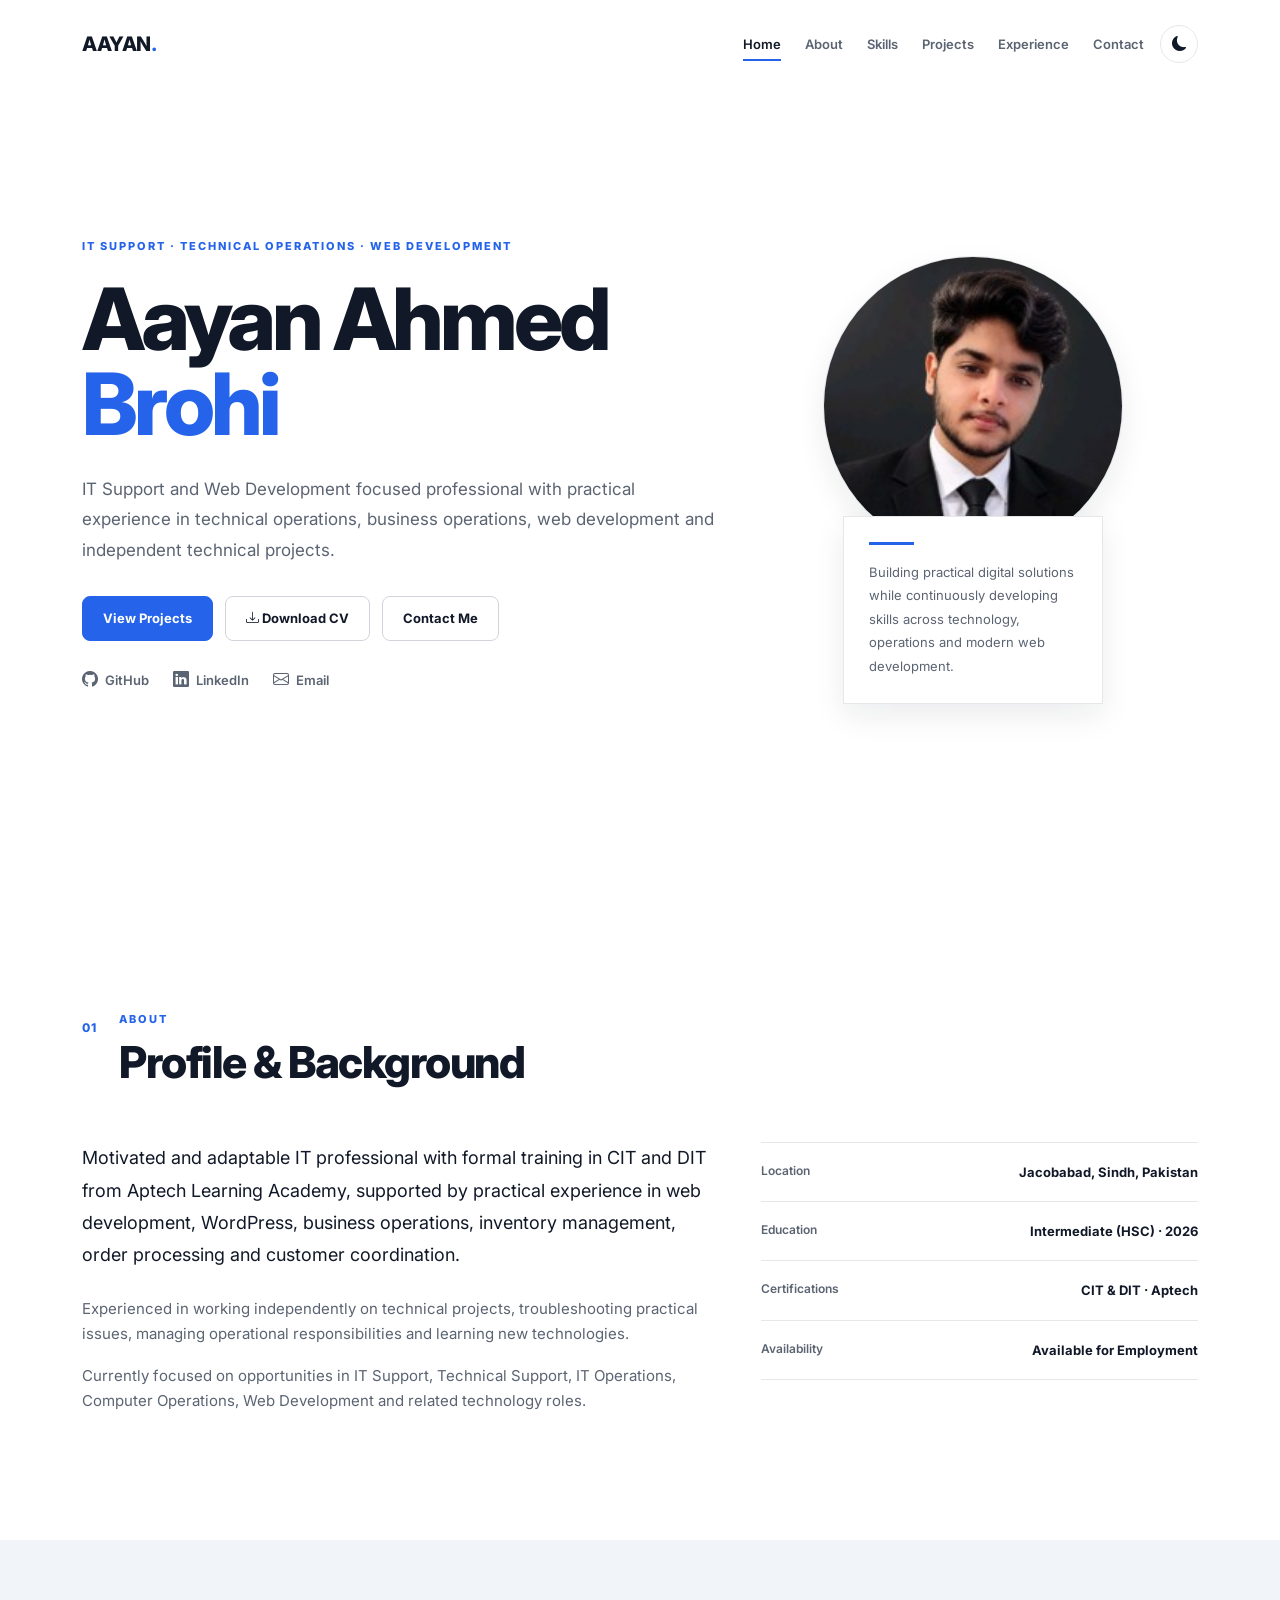
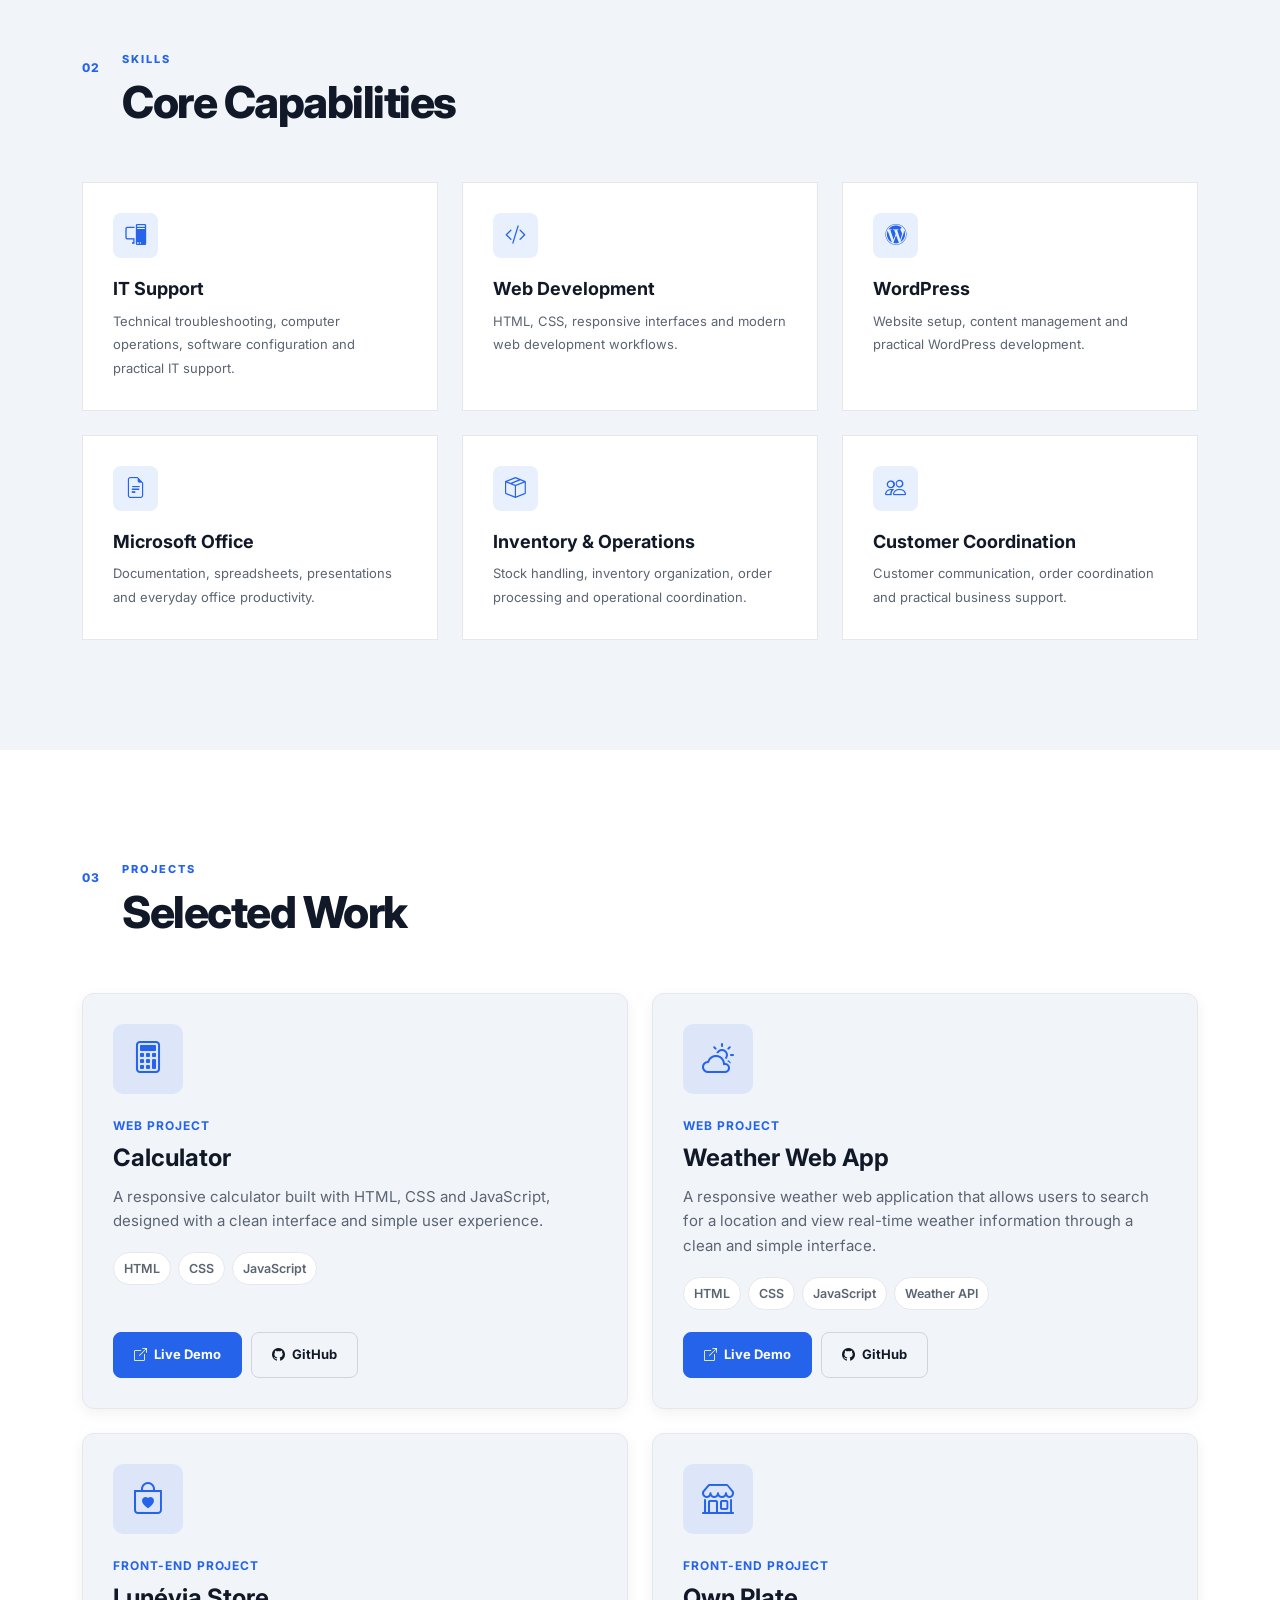
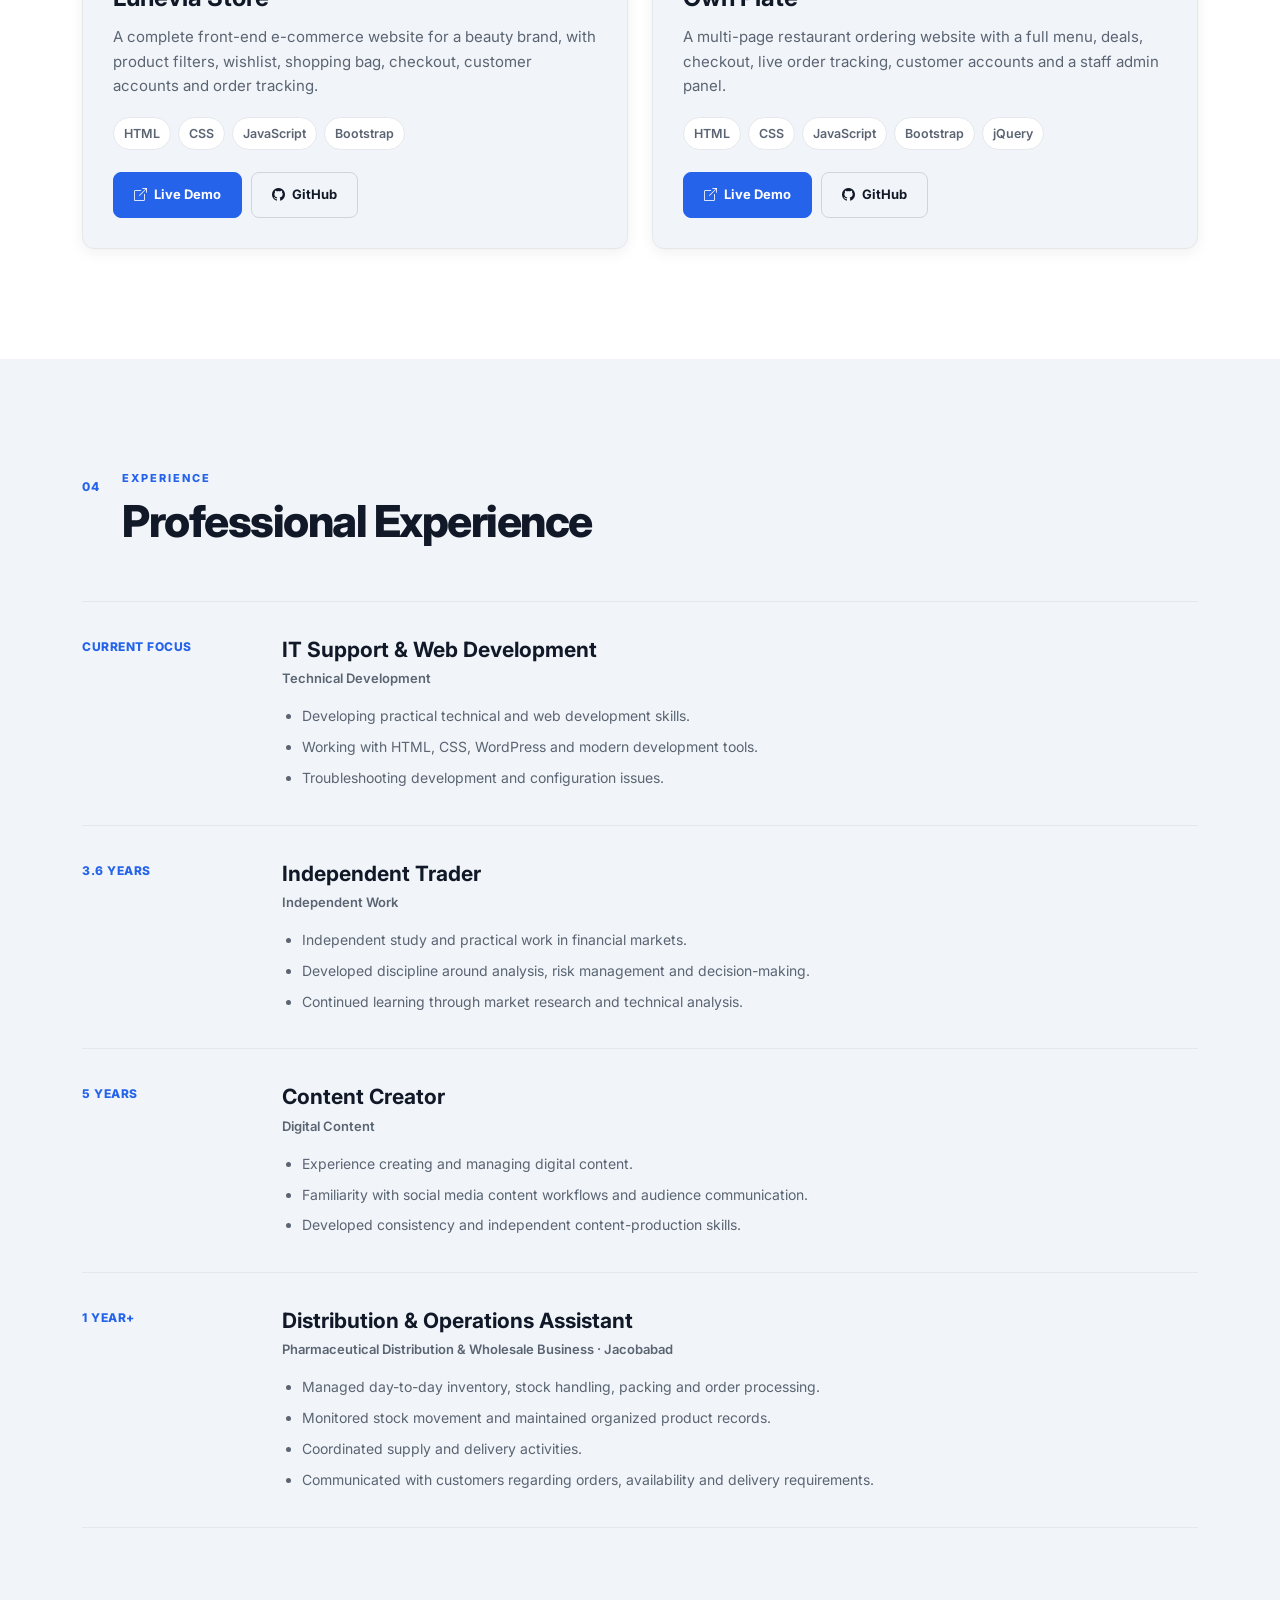
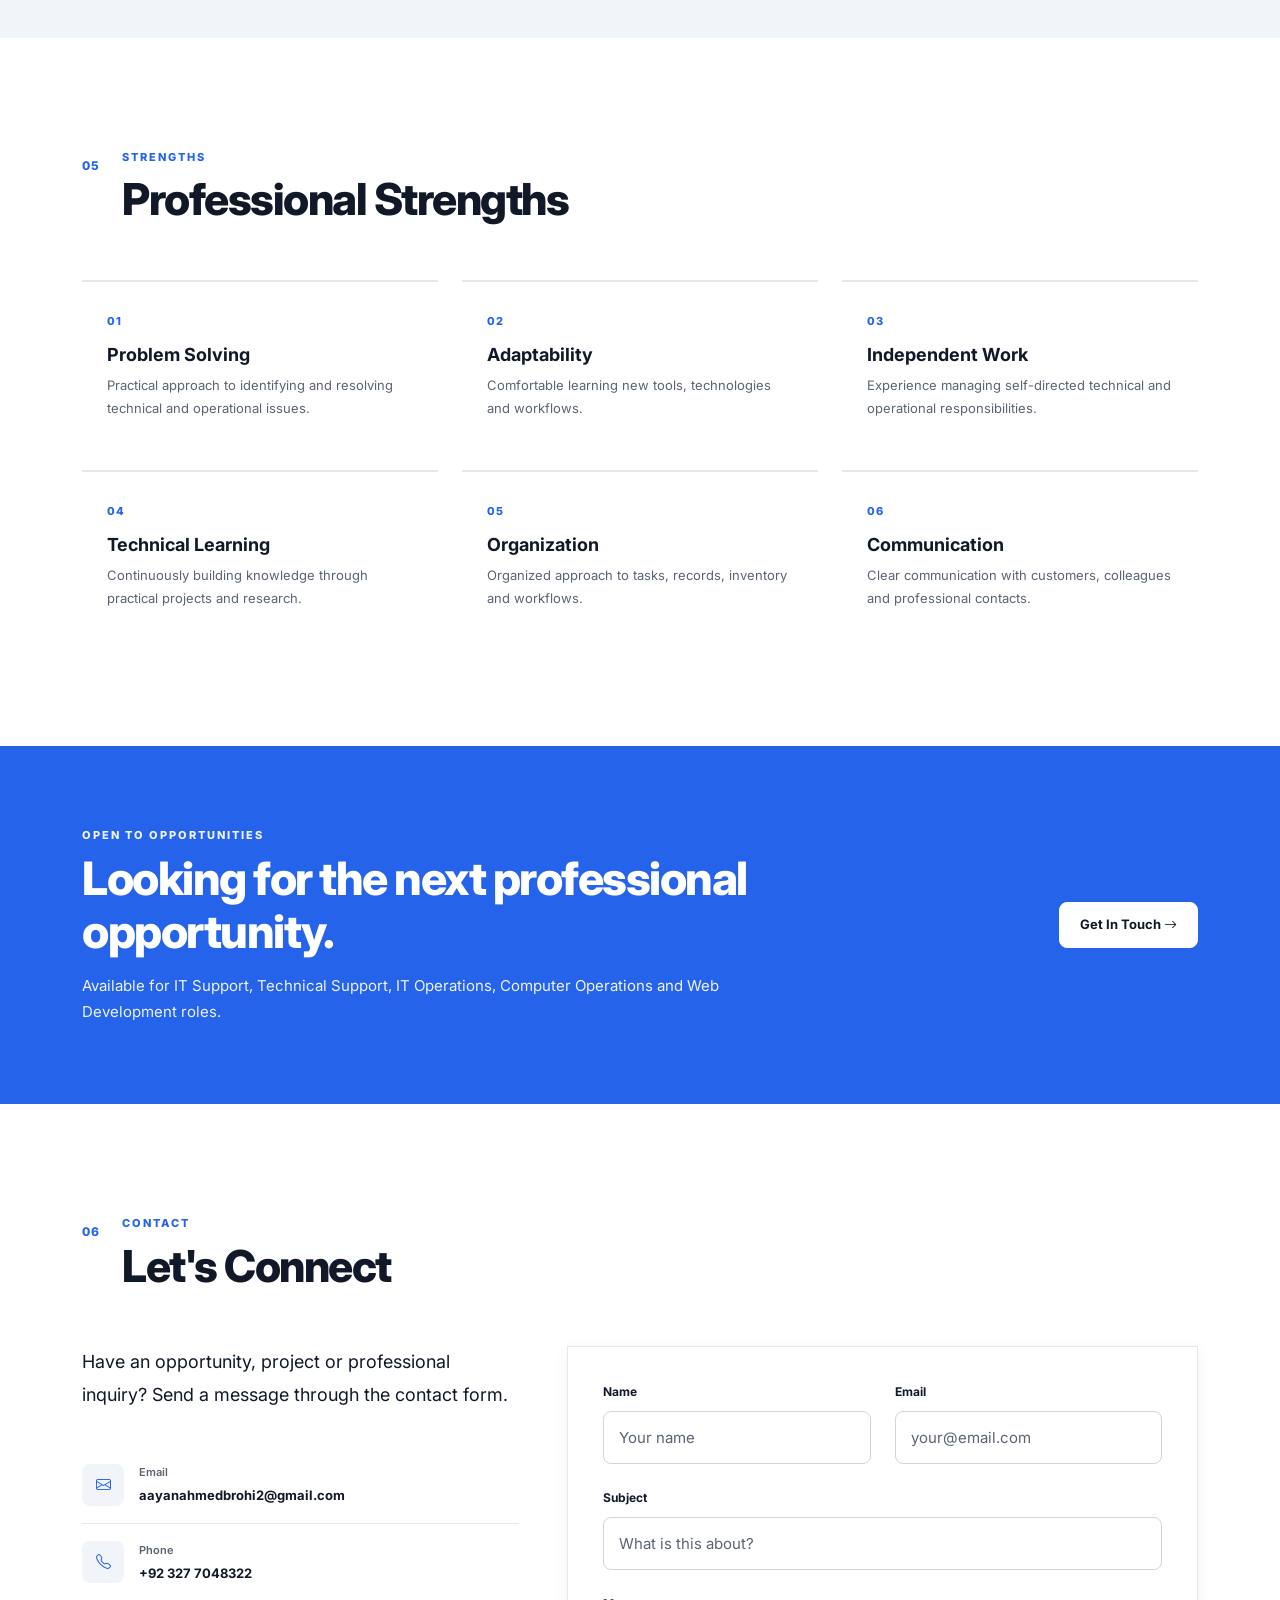
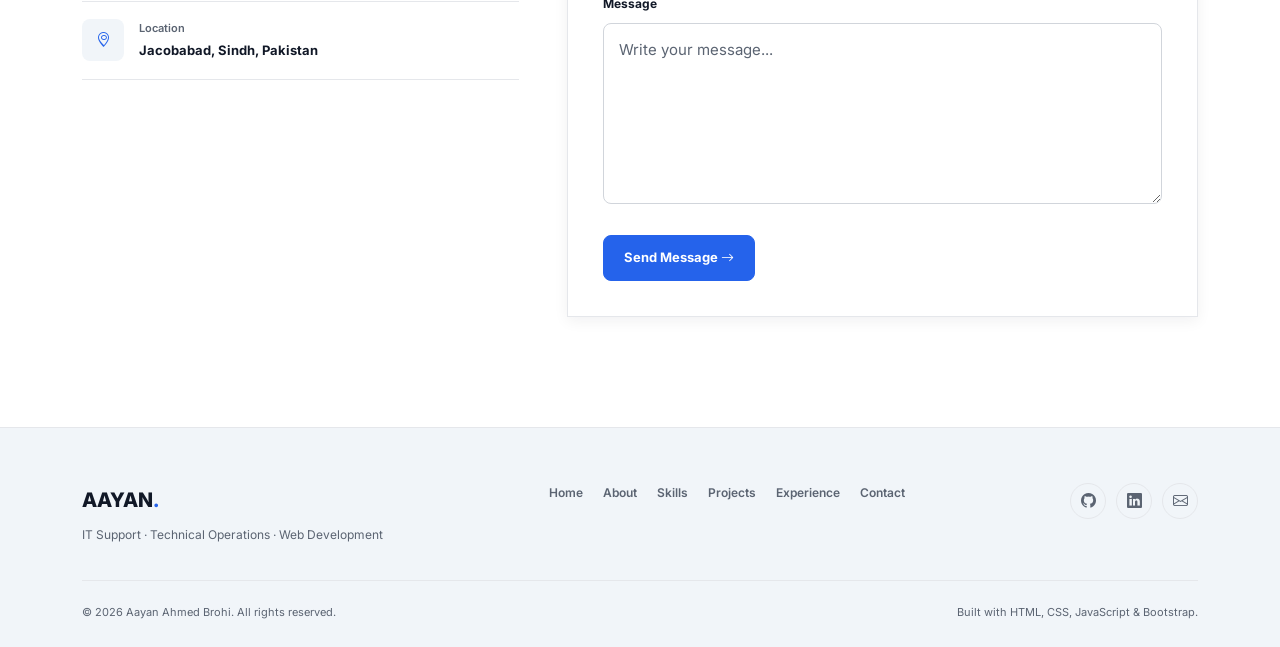
<file: index.html>
<!DOCTYPE html>
<html lang="en" data-theme="light">

<head>
    <meta charset="UTF-8">
    <meta name="viewport" content="width=device-width, initial-scale=1.0">
    <meta name="description" content="Aayan Ahmed Brohi — IT Support, Technical Operations and Web Development.">
    <meta name="author" content="Aayan Ahmed Brohi">
    <meta property="og:title" content="Aayan Ahmed Brohi | IT Support & Web Development">
    <meta property="og:description" content="Portfolio of Aayan Ahmed Brohi — IT Support, Technical Operations and Web Development.">
    <meta property="og:type" content="website">
    <meta property="og:url" content="https://aayanbrohi.vercel.app/">
    <link rel="canonical" href="https://aayanbrohi.vercel.app/">
    <meta property="og:image" content="https://aayanbrohi.vercel.app/assets/images/aayan.jpg">
    <meta name="twitter:card" content="summary">
    <meta name="theme-color" content="#2563eb">
    <title>Aayan Ahmed Brohi | IT Support | Web Development</title>

    <!-- Prevent theme flash on page load -->
    <script>
        try {
            const savedTheme = localStorage.getItem("aayan-portfolio-theme");
            if (savedTheme === "dark" || savedTheme === "light") {
                document.documentElement.setAttribute("data-theme", savedTheme);
            }
        } catch (error) {
            // Ignore localStorage errors.
        }
    </script>

    <link rel="icon" type="image/svg+xml" href="assets/icons/favicon.svg">
    <link rel="preconnect" href="https://fonts.googleapis.com">
    <link rel="preconnect" href="https://fonts.gstatic.com" crossorigin>
    <link href="https://fonts.googleapis.com/css2?family=Inter:wght@400;500;600;700;800&display=swap" rel="stylesheet">
    <link href="https://cdn.jsdelivr.net/npm/bootstrap@5.3.8/dist/css/bootstrap.min.css" rel="stylesheet">
    <link href="https://cdn.jsdelivr.net/npm/bootstrap-icons@1.13.1/font/bootstrap-icons.min.css" rel="stylesheet">
    <link rel="stylesheet" href="css/style.css">
</head>

<body>
    <a class="skip-link" href="#main">Skip to content</a>

    <nav class="navbar navbar-expand-lg fixed-top" id="mainNavbar">
        <div class="container">
            <a class="navbar-brand" href="#home" aria-label="Aayan Ahmed Brohi Home">AAYAN<span>.</span></a>

            <button class="navbar-toggler" type="button" data-bs-toggle="collapse" data-bs-target="#navbarNav"
                aria-controls="navbarNav" aria-expanded="false" aria-label="Open navigation menu">
                <i class="bi bi-list" aria-hidden="true"></i>
            </button>

            <div class="collapse navbar-collapse" id="navbarNav">
                <ul class="navbar-nav ms-auto align-items-lg-center">
                    <li class="nav-item"><a class="nav-link active" href="#home">Home</a></li>
                    <li class="nav-item"><a class="nav-link" href="#about">About</a></li>
                    <li class="nav-item"><a class="nav-link" href="#skills">Skills</a></li>
                    <li class="nav-item"><a class="nav-link" href="#projects">Projects</a></li>
                    <li class="nav-item"><a class="nav-link" href="#experience">Experience</a></li>
                    <li class="nav-item"><a class="nav-link" href="#contact">Contact</a></li>
                    <li class="nav-item">
                        <button class="theme-toggle ms-lg-3 mt-2 mt-lg-0" id="themeToggle" type="button"
                            aria-label="Switch to dark mode" title="Switch to dark mode">
                            <i class="bi bi-moon-fill" aria-hidden="true" id="themeIcon"></i>
                        </button>
                    </li>
                </ul>
            </div>
        </div>
    </nav>


    <main id="main" tabindex="-1">

        <section class="hero-section" id="home">
            <div class="container">
                <div class="row align-items-center min-vh-100">

                    <div class="col-lg-7">
                        <p class="hero-label">IT SUPPORT · TECHNICAL OPERATIONS · WEB DEVELOPMENT</p>

                        <h1>Aayan Ahmed<br><span>Brohi</span></h1>

                        <p class="hero-text">
                            IT Support and Web Development focused professional with practical experience in
                            technical operations, business operations, web development and independent
                            technical projects.
                        </p>

                        <div class="hero-buttons">
                            <a href="#projects" class="btn btn-primary-custom">View Projects</a>

                            <a href="assets/cv/Aayan-Ahmed-Brohi-CV.pdf" id="downloadCv" class="btn btn-outline-custom"
                                download="Aayan-Ahmed-Brohi-CV.pdf">
                                <i class="bi bi-download" aria-hidden="true"></i> Download CV
                            </a>

                            <a href="#contact" class="btn btn-outline-custom">Contact Me</a>
                        </div>

                        <div class="hero-links">
                            <a href="https://github.com/aayanraisani" target="_blank" rel="noopener noreferrer">
                                <i class="bi bi-github" aria-hidden="true"></i> GitHub
                            </a>
                            <a href="https://www.linkedin.com/in/aayan-ahmed-brohi-442125438/" target="_blank"
                                rel="noopener noreferrer">
                                <i class="bi bi-linkedin" aria-hidden="true"></i> LinkedIn
                            </a>
                            <a href="mailto:aayanahmedbrohi2@gmail.com">
                                <i class="bi bi-envelope" aria-hidden="true"></i> Email
                            </a>
                        </div>
                    </div>

                    <div class="col-lg-5">
                        <div class="hero-visual">
                            <div class="hero-photo-frame">
                                <img src="assets/images/aayan.jpg" alt="Aayan Ahmed Brohi" class="hero-photo" id="heroPhoto"
                                    width="200" height="200" fetchpriority="high">
                                <div class="photo-fallback" id="photoFallback"><span>AA</span></div>
                            </div>

                            <div class="hero-card">
                                <div class="hero-card-line"></div>
                                <p>
                                    Building practical digital solutions while continuously developing skills
                                    across technology, operations and modern web development.
                                </p>
                            </div>
                        </div>
                    </div>

                </div>
            </div>
        </section>


        <section class="section-padding" id="about">
            <div class="container">

                <div class="section-heading">
                    <span class="section-number">01</span>
                    <div>
                        <p class="section-label">ABOUT</p>
                        <h2>Profile & Background</h2>
                    </div>
                </div>

                <div class="row g-5">
                    <div class="col-lg-7">
                        <p class="section-lead">
                            Motivated and adaptable IT professional with formal training in CIT and DIT from
                            Aptech Learning Academy, supported by practical experience in web development,
                            WordPress, business operations, inventory management, order processing and
                            customer coordination.
                        </p>
                        <p>
                            Experienced in working independently on technical projects, troubleshooting
                            practical issues, managing operational responsibilities and learning new
                            technologies.
                        </p>
                        <p>
                            Currently focused on opportunities in IT Support, Technical Support, IT Operations,
                            Computer Operations, Web Development and related technology roles.
                        </p>
                    </div>

                    <div class="col-lg-5">
                        <div class="info-list">
                            <div class="info-item"><span>Location</span><strong>Jacobabad, Sindh, Pakistan</strong></div>
                            <div class="info-item"><span>Education</span><strong>Intermediate (HSC) · 2026</strong></div>
                            <div class="info-item"><span>Certifications</span><strong>CIT & DIT · Aptech</strong></div>
                            <div class="info-item"><span>Availability</span><strong>Available for Employment</strong></div>
                        </div>
                    </div>
                </div>

            </div>
        </section>


        <section class="section-padding section-alt" id="skills">
            <div class="container">

                <div class="section-heading">
                    <span class="section-number">02</span>
                    <div>
                        <p class="section-label">SKILLS</p>
                        <h2>Core Capabilities</h2>
                    </div>
                </div>

                <div class="row g-4">
                    <div class="col-md-6 col-lg-4">
                        <div class="skill-card">
                            <div class="skill-icon"><i class="bi bi-pc-display" aria-hidden="true"></i></div>
                            <h3>IT Support</h3>
                            <p>Technical troubleshooting, computer operations, software configuration and practical IT support.</p>
                        </div>
                    </div>

                    <div class="col-md-6 col-lg-4">
                        <div class="skill-card">
                            <div class="skill-icon"><i class="bi bi-code-slash" aria-hidden="true"></i></div>
                            <h3>Web Development</h3>
                            <p>HTML, CSS, responsive interfaces and modern web development workflows.</p>
                        </div>
                    </div>

                    <div class="col-md-6 col-lg-4">
                        <div class="skill-card">
                            <div class="skill-icon"><i class="bi bi-wordpress" aria-hidden="true"></i></div>
                            <h3>WordPress</h3>
                            <p>Website setup, content management and practical WordPress development.</p>
                        </div>
                    </div>

                    <div class="col-md-6 col-lg-4">
                        <div class="skill-card">
                            <div class="skill-icon"><i class="bi bi-file-earmark-text" aria-hidden="true"></i></div>
                            <h3>Microsoft Office</h3>
                            <p>Documentation, spreadsheets, presentations and everyday office productivity.</p>
                        </div>
                    </div>

                    <div class="col-md-6 col-lg-4">
                        <div class="skill-card">
                            <div class="skill-icon"><i class="bi bi-box-seam" aria-hidden="true"></i></div>
                            <h3>Inventory & Operations</h3>
                            <p>Stock handling, inventory organization, order processing and operational coordination.</p>
                        </div>
                    </div>

                    <div class="col-md-6 col-lg-4">
                        <div class="skill-card">
                            <div class="skill-icon"><i class="bi bi-people" aria-hidden="true"></i></div>
                            <h3>Customer Coordination</h3>
                            <p>Customer communication, order coordination and practical business support.</p>
                        </div>
                    </div>
                </div>

            </div>
        </section>


        <section class="section-padding" id="projects">
            <div class="container">

                <div class="section-heading">
                    <span class="section-number">03</span>
                    <div>
                        <p class="section-label">PROJECTS</p>
                        <h2>Selected Work</h2>
                    </div>
                </div>

                <div class="projects-grid">

                    <div class="project-card">
                        <div class="project-icon"><i class="bi bi-calculator" aria-hidden="true"></i></div>
                        <div class="project-content">
                            <span class="project-label">Web Project</span>
                            <h3>Calculator</h3>
                            <p>
                                A responsive calculator built with HTML, CSS and JavaScript, designed with a
                                clean interface and simple user experience.
                            </p>
                            <div class="project-tech">
                                <span>HTML</span><span>CSS</span><span>JavaScript</span>
                            </div>
                            <div class="project-actions">
                                <a href="https://calculator-by-aayan.vercel.app/" target="_blank"
                                    rel="noopener noreferrer" class="btn btn-primary-custom">
                                    <i class="bi bi-box-arrow-up-right" aria-hidden="true"></i> Live Demo
                                </a>
                                <a href="https://github.com/aayanraisani/Calculator" target="_blank" rel="noopener noreferrer"
                                    class="btn btn-outline-custom">
                                    <i class="bi bi-github" aria-hidden="true"></i> GitHub
                                </a>
                            </div>
                        </div>
                    </div>

                    <div class="project-card">
                        <div class="project-icon"><i class="bi bi-cloud-sun" aria-hidden="true"></i></div>
                        <div class="project-content">
                            <span class="project-label">Web Project</span>
                            <h3>Weather Web App</h3>
                            <p>
                                A responsive weather web application that allows users to search for a location
                                and view real-time weather information through a clean and simple interface.
                            </p>
                            <div class="project-tech">
                                <span>HTML</span><span>CSS</span><span>JavaScript</span><span>Weather API</span>
                            </div>
                            <div class="project-actions">
                                <a href="https://whether-app-by-aayanbrohi.vercel.app/" target="_blank"
                                    rel="noopener noreferrer" class="btn btn-primary-custom">
                                    <i class="bi bi-box-arrow-up-right" aria-hidden="true"></i> Live Demo
                                </a>
                                <a href="https://github.com/aayanraisani/whether-web" target="_blank"
                                    rel="noopener noreferrer" class="btn btn-outline-custom">
                                    <i class="bi bi-github" aria-hidden="true"></i> GitHub
                                </a>
                            </div>
                        </div>
                    </div>

                    <div class="project-card">
                        <div class="project-icon"><i class="bi bi-bag-heart" aria-hidden="true"></i></div>
                        <div class="project-content">
                            <span class="project-label">Front-End Project</span>
                            <h3>Lunévia Store</h3>
                            <p>
                                A complete front-end e-commerce website for a beauty brand, with product
                                filters, wishlist, shopping bag, checkout, customer accounts and order
                                tracking.
                            </p>
                            <div class="project-tech">
                                <span>HTML</span><span>CSS</span><span>JavaScript</span><span>Bootstrap</span>
                            </div>
                            <div class="project-actions">
                                <a href="https://lunevia-shop.vercel.app/" target="_blank"
                                    rel="noopener noreferrer" class="btn btn-primary-custom">
                                    <i class="bi bi-box-arrow-up-right" aria-hidden="true"></i> Live Demo
                                </a>
                                <a href="https://github.com/aayanraisani/Lunevia-Shop" target="_blank"
                                    rel="noopener noreferrer" class="btn btn-outline-custom">
                                    <i class="bi bi-github" aria-hidden="true"></i> GitHub
                                </a>
                            </div>
                        </div>
                    </div>

                    <div class="project-card">
                        <div class="project-icon"><i class="bi bi-shop" aria-hidden="true"></i></div>
                        <div class="project-content">
                            <span class="project-label">Front-End Project</span>
                            <h3>Own Plate</h3>
                            <p>
                                A multi-page restaurant ordering website with a full menu, deals, checkout,
                                live order tracking, customer accounts and a staff admin panel.
                            </p>
                            <div class="project-tech">
                                <span>HTML</span><span>CSS</span><span>JavaScript</span><span>Bootstrap</span><span>jQuery</span>
                            </div>
                            <div class="project-actions">
                                <a href="https://own-plate.vercel.app/" target="_blank"
                                    rel="noopener noreferrer" class="btn btn-primary-custom">
                                    <i class="bi bi-box-arrow-up-right" aria-hidden="true"></i> Live Demo
                                </a>
                                <a href="https://github.com/aayanraisani/Own-Plate-Resturaunt" target="_blank"
                                    rel="noopener noreferrer" class="btn btn-outline-custom">
                                    <i class="bi bi-github" aria-hidden="true"></i> GitHub
                                </a>
                            </div>
                        </div>
                    </div>
                </div>

            </div>
        </section>


        <section class="section-padding section-alt" id="experience">
            <div class="container">

                <div class="section-heading">
                    <span class="section-number">04</span>
                    <div>
                        <p class="section-label">EXPERIENCE</p>
                        <h2>Professional Experience</h2>
                    </div>
                </div>

                <div class="experience-list">

                    <article class="experience-item">
                        <div class="experience-date">Current Focus</div>
                        <div class="experience-content">
                            <h3>IT Support & Web Development</h3>
                            <p class="experience-type">Technical Development</p>
                            <ul>
                                <li>Developing practical technical and web development skills.</li>
                                <li>Working with HTML, CSS, WordPress and modern development tools.</li>
                                <li>Troubleshooting development and configuration issues.</li>
                            </ul>
                        </div>
                    </article>

                    <article class="experience-item">
                        <div class="experience-date">3.6 Years</div>
                        <div class="experience-content">
                            <h3>Independent Trader</h3>
                            <p class="experience-type">Independent Work</p>
                            <ul>
                                <li>Independent study and practical work in financial markets.</li>
                                <li>Developed discipline around analysis, risk management and decision-making.</li>
                                <li>Continued learning through market research and technical analysis.</li>
                            </ul>
                        </div>
                    </article>

                    <article class="experience-item">
                        <div class="experience-date">5 Years</div>
                        <div class="experience-content">
                            <h3>Content Creator</h3>
                            <p class="experience-type">Digital Content</p>
                            <ul>
                                <li>Experience creating and managing digital content.</li>
                                <li>Familiarity with social media content workflows and audience communication.</li>
                                <li>Developed consistency and independent content-production skills.</li>
                            </ul>
                        </div>
                    </article>

                    <article class="experience-item">
                        <div class="experience-date">1 Year+</div>
                        <div class="experience-content">
                            <h3>Distribution & Operations Assistant</h3>
                            <p class="experience-type">Pharmaceutical Distribution & Wholesale Business · Jacobabad</p>
                            <ul>
                                <li>Managed day-to-day inventory, stock handling, packing and order processing.</li>
                                <li>Monitored stock movement and maintained organized product records.</li>
                                <li>Coordinated supply and delivery activities.</li>
                                <li>Communicated with customers regarding orders, availability and delivery requirements.</li>
                            </ul>
                        </div>
                    </article>

                </div>

            </div>
        </section>


        <section class="section-padding">
            <div class="container">

                <div class="section-heading">
                    <span class="section-number">05</span>
                    <div>
                        <p class="section-label">STRENGTHS</p>
                        <h2>Professional Strengths</h2>
                    </div>
                </div>

                <div class="row g-4">
                    <div class="col-md-6 col-lg-4"><div class="strength-item"><span>01</span><h3>Problem Solving</h3>
                        <p>Practical approach to identifying and resolving technical and operational issues.</p></div></div>

                    <div class="col-md-6 col-lg-4"><div class="strength-item"><span>02</span><h3>Adaptability</h3>
                        <p>Comfortable learning new tools, technologies and workflows.</p></div></div>

                    <div class="col-md-6 col-lg-4"><div class="strength-item"><span>03</span><h3>Independent Work</h3>
                        <p>Experience managing self-directed technical and operational responsibilities.</p></div></div>

                    <div class="col-md-6 col-lg-4"><div class="strength-item"><span>04</span><h3>Technical Learning</h3>
                        <p>Continuously building knowledge through practical projects and research.</p></div></div>

                    <div class="col-md-6 col-lg-4"><div class="strength-item"><span>05</span><h3>Organization</h3>
                        <p>Organized approach to tasks, records, inventory and workflows.</p></div></div>

                    <div class="col-md-6 col-lg-4"><div class="strength-item"><span>06</span><h3>Communication</h3>
                        <p>Clear communication with customers, colleagues and professional contacts.</p></div></div>
                </div>

            </div>
        </section>


        <section class="cta-section">
            <div class="container">
                <div class="cta-box">
                    <div>
                        <p class="section-label">OPEN TO OPPORTUNITIES</p>
                        <h2>Looking for the next professional opportunity.</h2>
                        <p>
                            Available for IT Support, Technical Support, IT Operations, Computer Operations
                            and Web Development roles.
                        </p>
                    </div>
                    <a href="#contact" class="btn btn-light-custom">Get In Touch <i class="bi bi-arrow-right" aria-hidden="true"></i></a>
                </div>
            </div>
        </section>


        <section class="section-padding" id="contact">
            <div class="container">

                <div class="section-heading">
                    <span class="section-number">06</span>
                    <div>
                        <p class="section-label">CONTACT</p>
                        <h2>Let's Connect</h2>
                    </div>
                </div>

                <div class="row g-5">

                    <div class="col-lg-5">
                        <p class="section-lead">
                            Have an opportunity, project or professional inquiry? Send a message through the
                            contact form.
                        </p>

                        <div class="contact-details">
                            <a href="mailto:aayanahmedbrohi2@gmail.com" class="contact-detail">
                                <span class="contact-icon"><i class="bi bi-envelope" aria-hidden="true"></i></span>
                                <span><small>Email</small><strong>aayanahmedbrohi2@gmail.com</strong></span>
                            </a>

                            <a href="tel:+923277048322" class="contact-detail">
                                <span class="contact-icon"><i class="bi bi-telephone" aria-hidden="true"></i></span>
                                <span><small>Phone</small><strong>+92 327 7048322</strong></span>
                            </a>

                            <div class="contact-detail">
                                <span class="contact-icon"><i class="bi bi-geo-alt" aria-hidden="true"></i></span>
                                <span><small>Location</small><strong>Jacobabad, Sindh, Pakistan</strong></span>
                            </div>
                        </div>
                    </div>

                    <div class="col-lg-7">
                        <form id="contactForm" class="contact-form">
                            <div class="row g-4">
                                <div class="col-md-6">
                                    <label for="name">Name</label>
                                    <input type="text" id="name" name="name" autocomplete="name"
                                        placeholder="Your name" required>
                                </div>

                                <div class="col-md-6">
                                    <label for="email">Email</label>
                                    <input type="email" id="email" name="email" autocomplete="email"
                                        placeholder="your@email.com" required>
                                </div>

                                <div class="col-12">
                                    <label for="subject">Subject</label>
                                    <input type="text" id="subject" name="subject"
                                        placeholder="What is this about?" required>
                                </div>

                                <div class="col-12">
                                    <label for="message">Message</label>
                                    <textarea id="message" name="message" rows="6"
                                        placeholder="Write your message..." required></textarea>
                                </div>

                                <div class="col-12">
                                    <button type="submit" class="btn btn-primary-custom">
                                        Send Message <i class="bi bi-arrow-right" aria-hidden="true"></i>
                                    </button>
                                </div>
                            </div>
                        </form>
                    </div>

                </div>

            </div>
        </section>

    </main>


    <footer class="site-footer">
        <div class="container">

            <div class="footer-main">
                <div>
                    <a href="#home" class="footer-brand">AAYAN<span>.</span></a>
                    <p>IT Support · Technical Operations · Web Development</p>
                </div>

                <div class="footer-links">
                    <a href="#home">Home</a>
                    <a href="#about">About</a>
                    <a href="#skills">Skills</a>
                    <a href="#projects">Projects</a>
                    <a href="#experience">Experience</a>
                    <a href="#contact">Contact</a>
                </div>

                <div class="footer-social">
                    <a href="https://github.com/aayanraisani" target="_blank" rel="noopener noreferrer"
                        aria-label="GitHub"><i class="bi bi-github" aria-hidden="true"></i></a>
                    <a href="https://www.linkedin.com/in/aayan-ahmed-brohi-442125438/" target="_blank"
                        rel="noopener noreferrer" aria-label="LinkedIn"><i class="bi bi-linkedin" aria-hidden="true"></i></a>
                    <a href="mailto:aayanahmedbrohi2@gmail.com" aria-label="Email"><i class="bi bi-envelope" aria-hidden="true"></i></a>
                </div>
            </div>

            <div class="footer-bottom">
                <p>© <span id="currentYear"></span> Aayan Ahmed Brohi. All rights reserved.</p>
                <p>Built with HTML, CSS, JavaScript & Bootstrap.</p>
            </div>

        </div>
    </footer>


    <button class="back-to-top" id="backToTop" type="button" aria-label="Back to top">
        <i class="bi bi-arrow-up" aria-hidden="true"></i>
    </button>

    <script src="https://cdn.jsdelivr.net/npm/bootstrap@5.3.8/dist/js/bootstrap.bundle.min.js"></script>
    <script src="js/script.js"></script>

</body>

</html>
</file>
<file: css/style.css>
:root {
  --primary: #2563eb;
  --primary-dark: #1d4ed8;
  --dark: #111827;
  --light: #ffffff;
  --section-bg: #f1f5f9;
  --text: #374151;
  --text-muted: #5b6472;
  --border: #e5e7eb;
  --border-strong: #d1d5db;
  --card-bg: #ffffff;
  --input-bg: #ffffff;
  --nav-bg: rgba(255, 255, 255, 0.92);
  --shadow-sm: 0 4px 14px rgba(15, 23, 42, 0.06);
  --shadow-md: 0 12px 30px rgba(15, 23, 42, 0.08);
  --radius: 8px;
  --transition: 0.25s ease;
  color-scheme: light;
}

html[data-theme="dark"] {
  color-scheme: dark;
  --primary: #60a5fa;
  --primary-dark: #3b82f6;
  --dark: #f8fafc;
  --light: #0f172a;
  --section-bg: #0b1220;
  --text: #d1d5db;
  --text-muted: #9ca3af;
  --border: #1f2937;
  --border-strong: #334155;
  --card-bg: #111827;
  --input-bg: #0f172a;
  --nav-bg: rgba(15, 23, 42, 0.94);
  --shadow-sm: 0 4px 14px rgba(0, 0, 0, 0.18);
  --shadow-md: 0 12px 30px rgba(0, 0, 0, 0.25);
}

* {
  box-sizing: border-box;
  margin: 0;
  padding: 0;
}

html {
  scroll-behavior: smooth;
  scroll-padding-top: 80px;
}

body {
  background: var(--light);
  color: var(--text);
  font-family: "Inter", sans-serif;
  font-size: 15px;
  line-height: 1.7;
  overflow-x: hidden;
  transition: background var(--transition), color var(--transition);
}

img {
  max-width: 100%;
  display: block;
}

a {
  color: inherit;
  text-decoration: none;
}

button,
input,
textarea {
  font: inherit;
}

button {
  cursor: pointer;
}

main:focus {
  outline: none;
}

::selection {
  background: var(--primary);
  color: #ffffff;
}

.navbar {
  --bs-navbar-color: var(--text-muted);
  --bs-navbar-hover-color: var(--primary);
  --bs-navbar-active-color: var(--dark);
  --bs-navbar-nav-link-padding-x: 0;
  background: transparent;
  padding: 22px 0;
  transition: background var(--transition), box-shadow var(--transition), padding var(--transition);
}

.navbar.scrolled {
  background: var(--nav-bg);
  box-shadow: var(--shadow-sm);
  padding: 14px 0;
  backdrop-filter: blur(14px);
  -webkit-backdrop-filter: blur(14px);
}

.navbar-brand {
  color: var(--dark);
  font-size: 20px;
  font-weight: 800;
  letter-spacing: -0.5px;
  transition: color var(--transition);
}

.navbar-brand span,
.footer-brand span {
  color: var(--primary);
}

.navbar-brand:hover {
  color: var(--primary);
}

.navbar-nav {
  --bs-nav-link-padding-y: 6px;
}

.nav-link {
  position: relative;
  font-size: 13px;
  font-weight: 600;
  margin-left: 24px;
  transition: color var(--transition);
}

.nav-link::after {
  content: "";
  position: absolute;
  left: 0;
  bottom: 0;
  width: 0;
  height: 2px;
  background: var(--primary);
  transition: width var(--transition);
}

.nav-link:hover::after,
.nav-link.active::after {
  width: 100%;
}

.theme-toggle {
  width: 38px;
  height: 38px;
  display: inline-flex;
  align-items: center;
  justify-content: center;
  border: 1px solid var(--border);
  border-radius: 50%;
  background: var(--card-bg);
  color: var(--dark);
  transition: background var(--transition), color var(--transition), border-color var(--transition), transform var(--transition);
}

.theme-toggle:hover {
  background: var(--primary);
  color: #ffffff;
  border-color: var(--primary);
  transform: translateY(-2px);
}

.navbar-toggler {
  border: 1px solid var(--border);
  color: var(--dark);
  padding: 7px 10px;
}

.navbar-toggler:focus {
  box-shadow: none;
}

.navbar-toggler i {
  font-size: 24px;
}

.hero-section {
  position: relative;
  background: var(--light);
}

.hero-section .row {
  padding-top: 80px;
  padding-bottom: 50px;
}

.hero-label {
  color: var(--primary);
  font-size: 11px;
  font-weight: 800;
  letter-spacing: 2px;
  text-transform: uppercase;
  margin-bottom: 22px;
}

.hero-section h1 {
  color: var(--dark);
  font-size: clamp(48px, 7vw, 86px);
  font-weight: 800;
  line-height: 0.98;
  letter-spacing: -4px;
  margin-bottom: 28px;
}

.hero-section h1 span {
  color: var(--primary);
}

.hero-text {
  max-width: 650px;
  color: var(--text-muted);
  font-size: 17px;
  line-height: 1.8;
  margin-bottom: 30px;
}

.hero-buttons {
  display: flex;
  flex-wrap: wrap;
  gap: 12px;
  margin-bottom: 25px;
}

.btn {
  border-radius: var(--radius);
  font-size: 13px;
  font-weight: 700;
  padding: 12px 20px;
  transition: background var(--transition), color var(--transition), border-color var(--transition), transform var(--transition), box-shadow var(--transition);
}

.btn:hover {
  transform: translateY(-2px);
}

.btn-primary-custom {
  --bs-btn-color: #ffffff;
  --bs-btn-bg: var(--primary);
  --bs-btn-border-color: var(--primary);
  --bs-btn-hover-color: #ffffff;
  --bs-btn-hover-bg: var(--primary-dark);
  --bs-btn-hover-border-color: var(--primary-dark);
  --bs-btn-active-color: #ffffff;
  --bs-btn-active-bg: var(--primary-dark);
  --bs-btn-active-border-color: var(--primary-dark);
  --bs-btn-focus-shadow-rgb: 37, 99, 235;
}

.btn-primary-custom:hover {
  box-shadow: 0 8px 20px rgba(37, 99, 235, 0.2);
}

.btn-outline-custom {
  --bs-btn-color: var(--dark);
  --bs-btn-bg: transparent;
  --bs-btn-border-color: var(--border-strong);
  --bs-btn-hover-color: var(--light);
  --bs-btn-hover-bg: var(--dark);
  --bs-btn-hover-border-color: var(--dark);
  --bs-btn-active-color: var(--light);
  --bs-btn-active-bg: var(--dark);
  --bs-btn-active-border-color: var(--dark);
  --bs-btn-focus-shadow-rgb: 37, 99, 235;
}

.btn-light-custom {
  --bs-btn-color: #111827;
  --bs-btn-bg: #ffffff;
  --bs-btn-border-color: #ffffff;
  --bs-btn-hover-color: #ffffff;
  --bs-btn-hover-bg: transparent;
  --bs-btn-hover-border-color: #ffffff;
  --bs-btn-active-color: #ffffff;
  --bs-btn-active-bg: transparent;
  --bs-btn-active-border-color: #ffffff;
  --bs-btn-focus-shadow-rgb: 255, 255, 255;
}

.hero-links {
  display: flex;
  flex-wrap: wrap;
  gap: 24px;
}

.hero-links a {
  display: inline-flex;
  align-items: center;
  gap: 7px;
  color: var(--text-muted);
  font-size: 13px;
  font-weight: 600;
  transition: color var(--transition), transform var(--transition);
}

.hero-links a:hover {
  color: var(--primary);
  transform: translateY(-1px);
}

.hero-links i {
  font-size: 16px;
}

.hero-visual {
  position: relative;
  max-width: 300px;
  margin: 0 auto;
  padding-top: 30px;
}

.hero-photo-frame {
  position: relative;
  z-index: 1;
  width: 100%;
  aspect-ratio: 1 / 1;
  border-radius: 50%;
  overflow: hidden;
  background: var(--section-bg);
  border: 1px solid var(--border);
  box-shadow: var(--shadow-md);
}

.hero-photo {
  width: 100%;
  height: 100%;
  object-fit: cover;
  transition: transform 0.5s ease;
}

.hero-photo-frame:hover .hero-photo {
  transform: scale(1.025);
}

.photo-fallback {
  position: absolute;
  inset: 0;
  display: none;
  align-items: center;
  justify-content: center;
  background: var(--section-bg);
  color: var(--primary);
  font-size: 70px;
  font-weight: 800;
}


.hero-card {
  position: relative;
  z-index: 2;
  margin: -40px 20px 0;
  padding: 25px;
  background: var(--card-bg);
  border: 1px solid var(--border);
  box-shadow: var(--shadow-md);
}

.hero-card-line {
  width: 45px;
  height: 3px;
  background: var(--primary);
  margin-bottom: 16px;
}

.hero-card p {
  color: var(--text-muted);
  font-size: 13px;
  line-height: 1.8;
  margin: 0;
}

.section-padding {
  padding: 110px 0;
}

.section-alt {
  background: var(--section-bg);
}

.section-heading {
  display: flex;
  align-items: flex-start;
  gap: 22px;
  margin-bottom: 55px;
}

.section-number {
  color: var(--primary);
  font-size: 12px;
  font-weight: 800;
  letter-spacing: 1px;
  padding-top: 8px;
}

.section-label {
  color: var(--primary);
  font-size: 11px;
  font-weight: 800;
  letter-spacing: 2px;
  text-transform: uppercase;
  margin-bottom: 8px;
}

.section-heading h2 {
  color: var(--dark);
  font-size: clamp(30px, 4vw, 44px);
  font-weight: 800;
  line-height: 1.15;
  letter-spacing: -1.5px;
  margin: 0;
}

.section-lead {
  color: var(--dark);
  font-size: 18px;
  line-height: 1.8;
  margin-bottom: 24px;
}

:where(.section-padding) p {
  color: var(--text-muted);
}

.info-list {
  border-top: 1px solid var(--border);
}

.info-item {
  display: flex;
  justify-content: space-between;
  gap: 20px;
  padding: 18px 0;
  border-bottom: 1px solid var(--border);
}

.info-item span {
  color: var(--text-muted);
  font-size: 12px;
  font-weight: 600;
}

.info-item strong {
  color: var(--dark);
  font-size: 13px;
  font-weight: 700;
  text-align: right;
}

.skill-card {
  height: 100%;
  padding: 30px;
  background: var(--card-bg);
  border: 1px solid var(--border);
  transition: transform var(--transition), border-color var(--transition), box-shadow var(--transition);
}

.skill-card:hover {
  transform: translateY(-5px);
  border-color: var(--primary);
  box-shadow: var(--shadow-md);
}

.skill-icon {
  width: 45px;
  height: 45px;
  display: flex;
  align-items: center;
  justify-content: center;
  margin-bottom: 20px;
  background: rgba(37, 99, 235, 0.1);
  color: var(--primary);
  border-radius: var(--radius);
}

.skill-icon i {
  font-size: 21px;
}

.skill-card h3 {
  color: var(--dark);
  font-size: 18px;
  font-weight: 700;
  margin-bottom: 10px;
}

.skill-card p {
  color: var(--text-muted);
  font-size: 13px;
  line-height: 1.8;
  margin: 0;
}

.projects-grid {
  display: grid;
  gap: 24px;
}

.project-card {
  display: flex;
  flex-direction: column;
  min-height: 390px;
  padding: 30px;
  background: var(--section-bg);
  border: 1px solid var(--border);
  border-radius: 12px;
  box-shadow: var(--shadow-sm);
  transition: transform .25s ease, box-shadow .25s ease, border-color .25s ease;
}

.project-card:hover {
  transform: translateY(-5px);
  box-shadow: var(--shadow-md);
  border-color: var(--border-strong);
}

.project-icon {
  width: 70px;
  height: 70px;
  display: flex;
  align-items: center;
  justify-content: center;
  margin-bottom: 22px;
  border-radius: 10px;
  background: rgba(37, 99, 235, 0.10);
  color: var(--primary);
  font-size: 2rem;
}

.project-content {
  display: flex;
  flex: 1;
  flex-direction: column;
  min-width: 0;
}

.project-label {
  display: inline-block;
  margin-bottom: 8px;
  font-size: .75rem;
  font-weight: 700;
  letter-spacing: .08em;
  text-transform: uppercase;
  color: var(--primary);
}

.project-content h3 {
  margin-bottom: 12px;
  font-size: 1.5rem;
  font-weight: 700;
  color: var(--dark);
}

.project-content p {
  margin-bottom: 18px;
  color: var(--text-muted);
  line-height: 1.65;
}

.project-tech {
  display: flex;
  flex-wrap: wrap;
  gap: 7px;
  margin-bottom: 22px;
}

.project-tech span {
  padding: 5px 10px;
  border: 1px solid var(--border);
  border-radius: 999px;
  background: var(--card-bg);
  color: var(--text-muted);
  font-size: .78rem;
  font-weight: 600;
}

.project-actions {
  display: flex;
  flex-wrap: wrap;
  gap: 9px;
  margin-top: auto;
}

@media (min-width: 768px) {
  .projects-grid {
    grid-template-columns: repeat(2, 1fr);
  }
}

.project-actions .btn {
  display: inline-flex;
  align-items: center;
  gap: 7px;
}

@media (max-width: 767.98px) {
  .project-card {
    min-height: auto;
  }
}

@media (max-width: 400px) {
  .project-card {
    padding: 24px;
  }

  .project-actions {
    flex-direction: column;
  }

  .project-actions .btn {
    width: 100%;
    justify-content: center;
  }
}

.experience-list {
  border-top: 1px solid var(--border);
}

.experience-item {
  display: grid;
  grid-template-columns: 160px 1fr;
  gap: 40px;
  padding: 35px 0;
  border-bottom: 1px solid var(--border);
}

.experience-date {
  color: var(--primary);
  font-size: 12px;
  font-weight: 800;
  letter-spacing: 0.5px;
  text-transform: uppercase;
}

.experience-content h3 {
  color: var(--dark);
  font-size: 21px;
  font-weight: 700;
  margin-bottom: 5px;
}

.experience-type {
  color: var(--text-muted);
  font-size: 13px;
  font-weight: 600;
  margin-bottom: 15px;
}

.experience-content ul {
  margin: 0;
  padding-left: 20px;
}

.experience-content li {
  color: var(--text-muted);
  font-size: 14px;
  margin-bottom: 7px;
}

.experience-content li:last-child {
  margin-bottom: 0;
}

.strength-item {
  height: 100%;
  padding: 25px;
  border-top: 2px solid var(--border);
  transition: border-color var(--transition);
}

.strength-item:hover {
  border-color: var(--primary);
}

.strength-item>span {
  color: var(--primary);
  font-size: 11px;
  font-weight: 800;
  letter-spacing: 1px;
}

.strength-item h3 {
  color: var(--dark);
  font-size: 18px;
  font-weight: 700;
  margin: 12px 0 8px;
}

.strength-item p {
  color: var(--text-muted);
  font-size: 13px;
  line-height: 1.8;
  margin: 0;
}

.cta-section {
  padding: 80px 0;
  background: #2563eb;
}

.cta-box {
  display: flex;
  align-items: center;
  justify-content: space-between;
  gap: 40px;
}

.cta-box .section-label {
  color: rgba(255, 255, 255, 0.92);
}

.cta-box h2 {
  max-width: 720px;
  color: #ffffff;
  font-size: clamp(30px, 4vw, 46px);
  font-weight: 800;
  line-height: 1.15;
  letter-spacing: -1.5px;
  margin-bottom: 15px;
}

.cta-box p:not(.section-label) {
  max-width: 680px;
  color: rgba(255, 255, 255, 0.92);
  margin: 0;
}

.contact-details {
  margin-top: 35px;
}

.contact-detail {
  display: flex;
  align-items: center;
  gap: 15px;
  padding: 17px 0;
  border-bottom: 1px solid var(--border);
  transition: color var(--transition);
}

a.contact-detail:hover {
  color: var(--primary);
}

.contact-icon {
  width: 42px;
  height: 42px;
  flex-shrink: 0;
  display: flex;
  align-items: center;
  justify-content: center;
  background: var(--section-bg);
  color: var(--primary);
  border-radius: var(--radius);
}

.contact-detail small {
  display: block;
  color: var(--text-muted);
  font-size: 11px;
  font-weight: 600;
  margin-bottom: 2px;
}

.contact-detail strong {
  display: block;
  color: var(--dark);
  font-size: 13px;
  font-weight: 700;
  word-break: break-word;
}

.contact-form {
  padding: 35px;
  background: var(--card-bg);
  border: 1px solid var(--border);
  box-shadow: var(--shadow-sm);
}

.contact-form label {
  display: block;
  color: var(--dark);
  font-size: 12px;
  font-weight: 700;
  margin-bottom: 8px;
}

.contact-form input,
.contact-form textarea {
  width: 100%;
  padding: 13px 15px;
  background: var(--input-bg);
  color: var(--dark);
  border: 1px solid var(--border-strong);
  border-radius: var(--radius);
  outline: none;
  transition: border-color var(--transition), box-shadow var(--transition);
}

.contact-form textarea {
  resize: vertical;
  min-height: 150px;
}

.contact-form input::placeholder,
.contact-form textarea::placeholder {
  color: var(--text-muted);
}

.contact-form input:focus,
.contact-form textarea:focus {
  border-color: var(--primary);
  box-shadow: 0 0 0 3px rgba(37, 99, 235, 0.1);
}

.site-footer {
  padding: 55px 0 25px;
  background: var(--section-bg);
  border-top: 1px solid var(--border);
}

.footer-main {
  display: flex;
  align-items: flex-start;
  justify-content: space-between;
  gap: 40px;
  padding-bottom: 35px;
  border-bottom: 1px solid var(--border);
}

.footer-brand {
  color: var(--dark);
  font-size: 20px;
  font-weight: 800;
}

.footer-main p {
  color: var(--text-muted);
  font-size: 12px;
  margin: 8px 0 0;
}

.footer-links {
  display: flex;
  flex-wrap: wrap;
  gap: 20px;
}

.footer-links a {
  color: var(--text-muted);
  font-size: 12px;
  font-weight: 600;
  transition: color var(--transition);
}

.footer-links a:hover {
  color: var(--primary);
}

.footer-social {
  display: flex;
  gap: 10px;
}

.footer-social a {
  width: 36px;
  height: 36px;
  display: flex;
  align-items: center;
  justify-content: center;
  color: var(--text-muted);
  border: 1px solid var(--border);
  border-radius: 50%;
  transition: color var(--transition), background var(--transition), border-color var(--transition);
}

.footer-social a:hover {
  color: #ffffff;
  background: var(--primary);
  border-color: var(--primary);
}

.footer-bottom {
  display: flex;
  align-items: center;
  justify-content: space-between;
  gap: 20px;
  padding-top: 22px;
}

.footer-bottom p {
  color: var(--text-muted);
  font-size: 11px;
  margin: 0;
}

a:focus-visible,
button:focus-visible,
input:focus-visible,
textarea:focus-visible {
  outline: 3px solid rgba(37, 99, 235, 0.3);
  outline-offset: 3px;
}

@media (max-width: 991.98px) {
  .navbar {
    background: var(--nav-bg);
    padding: 14px 0;
    box-shadow: var(--shadow-sm);
    backdrop-filter: blur(14px);
    -webkit-backdrop-filter: blur(14px);
  }

  .navbar-nav {
    --bs-nav-link-padding-y: 9px;
    padding-top: 15px;
    padding-bottom: 8px;
  }

  .nav-link {
    margin-left: 0;
  }

  .theme-toggle {
    margin-left: 0 !important;
  }

  .hero-section .row {
    padding-top: 110px;
  }

  .hero-visual {
    margin-top: 70px;
  }

  .cta-box {
    align-items: flex-start;
    flex-direction: column;
  }
}

@media (max-width: 767.98px) {
  .section-padding {
    padding: 80px 0;
  }

  .hero-section .row {
    padding-top: 90px;
    padding-bottom: 50px;
  }

  .hero-section h1 {
    font-size: clamp(44px, 14vw, 70px);
    letter-spacing: -3px;
  }

  .hero-text {
    font-size: 15px;
  }

  .hero-buttons {
    flex-direction: column;
    align-items: stretch;
  }

  .hero-buttons .btn {
    text-align: center;
  }

  .hero-links {
    gap: 16px;
  }

  .hero-visual {
    max-width: 280px;
    margin-top: 60px;
  }

  .section-heading {
    gap: 14px;
    margin-bottom: 40px;
  }

  .section-heading h2 {
    font-size: 32px;
  }

  .info-item {
    flex-direction: column;
    gap: 5px;
  }

  .info-item strong {
    text-align: left;
  }

  .experience-item {
    grid-template-columns: 1fr;
    gap: 12px;
    padding: 30px 0;
  }

  .experience-date {
    margin-bottom: 2px;
  }

  .contact-form {
    padding: 25px;
  }

  .footer-main {
    flex-direction: column;
    gap: 25px;
  }

  .footer-bottom {
    flex-direction: column;
    align-items: flex-start;
  }
}

@media (max-width: 575.98px) {
  .container {
    padding-left: 20px;
    padding-right: 20px;
  }

  .hero-section h1 {
    font-size: 48px;
  }

  .hero-card {
    margin-left: 15px;
    margin-right: 15px;
    padding: 20px;
  }

  .cta-section {
    padding: 65px 0;
  }

  .cta-box h2 {
    font-size: 32px;
  }
}

html[data-theme="dark"] .btn-primary-custom {
  --bs-btn-color: #0f172a;
  --bs-btn-hover-color: #0f172a;
  --bs-btn-active-color: #0f172a;
}

@keyframes fadeUp {
  from {
    opacity: 0;
    transform: translateY(24px);
  }
}

.hero-label,
.hero-section h1,
.hero-text,
.hero-buttons,
.hero-links,
.hero-visual {
  animation: fadeUp 0.8s ease backwards;
}

.hero-section h1 {
  animation-delay: 0.1s;
}

.hero-text {
  animation-delay: 0.2s;
}

.hero-buttons {
  animation-delay: 0.3s;
}

.hero-links {
  animation-delay: 0.4s;
}

.hero-visual {
  animation-delay: 0.3s;
}

.reveal {
  opacity: 0;
}

.reveal.visible {
  opacity: 1;
  animation: fadeUp 0.7s ease backwards;
}

.row> :nth-child(3n+2)>.reveal.visible,
.projects-grid>.reveal:nth-child(even).visible {
  animation-delay: 0.1s;
}

.row> :nth-child(3n+3)>.reveal.visible {
  animation-delay: 0.2s;
}

html.theme-changing,
html.theme-changing * {
  transition: background-color 0.4s ease, color 0.4s ease, border-color 0.4s ease !important;
}

.btn:active {
  transform: translateY(0);
}

.back-to-top {
  position: fixed;
  right: 22px;
  bottom: 22px;
  width: 44px;
  height: 44px;
  display: flex;
  align-items: center;
  justify-content: center;
  background: var(--primary);
  color: #ffffff;
  border: none;
  border-radius: 50%;
  box-shadow: var(--shadow-md);
  opacity: 0;
  visibility: hidden;
  transform: translateY(10px);
  transition: opacity 0.3s ease, transform 0.3s ease, visibility 0.3s ease, background 0.25s ease;
}

.back-to-top.show {
  opacity: 1;
  visibility: visible;
  transform: none;
}

.back-to-top:hover {
  background: var(--primary-dark);
}

html[data-theme="dark"] .back-to-top {
  color: #0f172a;
}

@media (prefers-reduced-motion: reduce) {
  html {
    scroll-behavior: auto;
  }

  *,
  *::before,
  *::after {
    animation: none !important;
    transition: none !important;
  }

  .reveal {
    opacity: 1;
  }
}

.skip-link {
  position: fixed;
  top: 12px;
  left: 12px;
  z-index: 2000;
  padding: 10px 16px;
  border-radius: var(--radius);
  background: var(--primary);
  color: var(--light);
  font-size: 13px;
  font-weight: 700;
  transform: translateY(-200%);
}

.skip-link:focus {
  transform: none;
}
</file>
